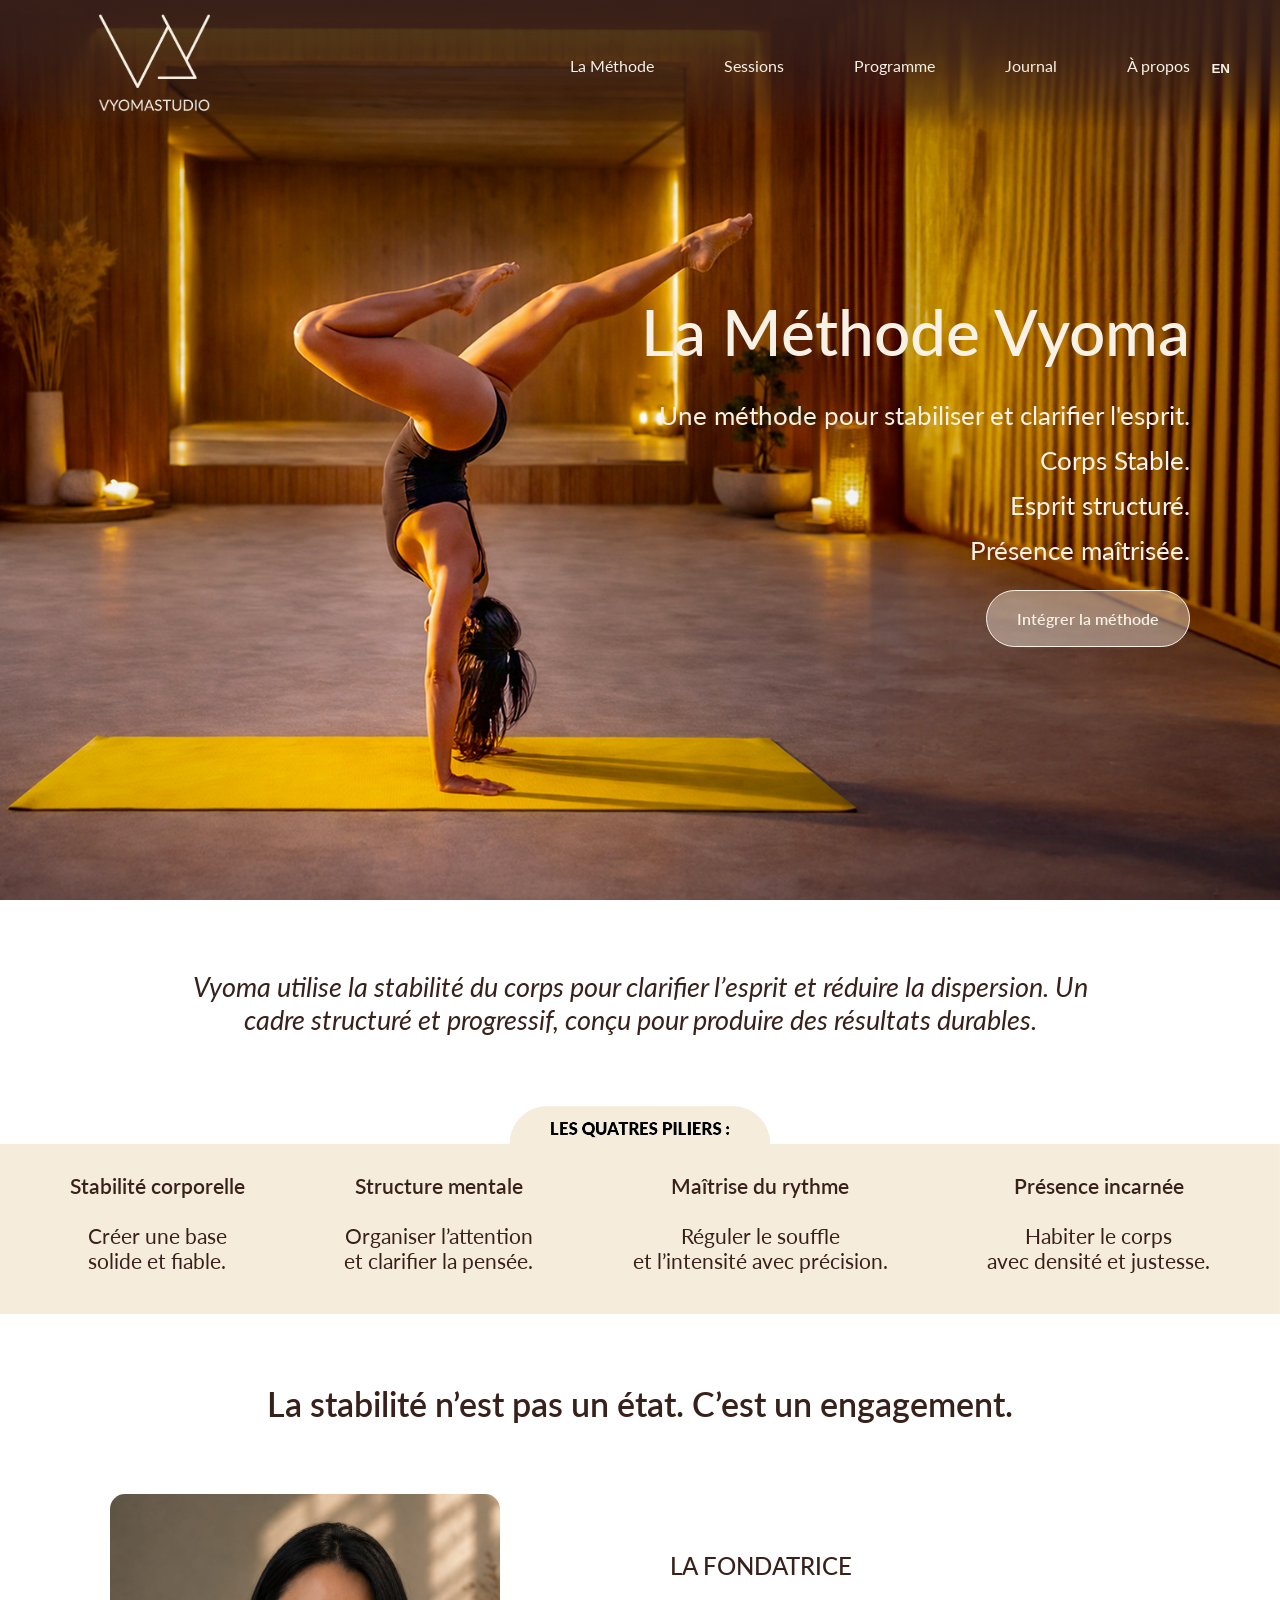
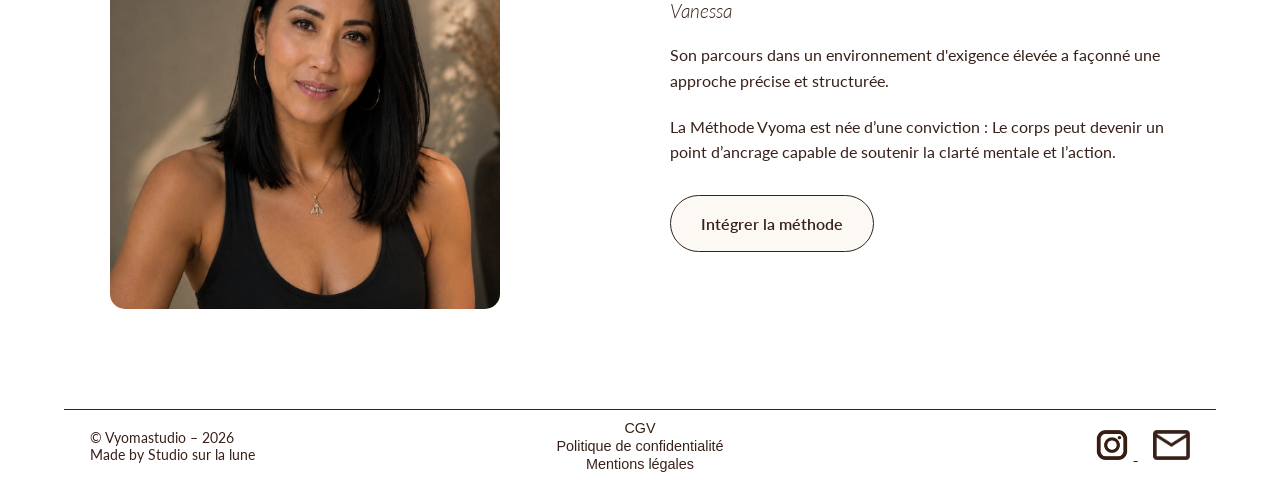
<file: index.html>
<!DOCTYPE html>
<html lang="fr">
<head>
    <meta charset="UTF-8">
    <meta name="viewport" content="width=device-width, initial-scale=1.0">
    <title>Vyomastudio</title>
    <meta name="description" content="La Méthode Vyoma : une méthode pour stabiliser et clarifier l'esprit.">
    <link rel="icon" type="image/png" href="assets/favicon.png">
    <link rel="stylesheet" href="style.css">
    <link rel="stylesheet" href="accueil.css">
</head>
<body>

    <header>
        <div class="logo">
            <a href="index.html">
                <img src="assets/logo.png" alt="Logo Vyoma">
            </a>
        </div>
        <nav>
            <ul>
                <li><a href="la-methode-vyoma.html" data-fr="La Méthode" data-en="The Method">La Méthode</a></li>
                <li><a href="session.html" data-fr="Sessions" data-en="Sessions">Sessions</a></li>
                <li><a href="programme.html" data-fr="Programme" data-en="Program">Programme</a></li>
                <li><a href="journal.html" data-fr="Journal" data-en="Journal">Journal</a></li>
                <li><a href="a-propos.html" data-fr="À propos" data-en="About">À propos</a></li>
            </ul>
        </nav>

        <div class="burger">
            <span></span>
            <span></span>
            <span></span>
        </div>

        <button id="langToggle">EN</button>
    </header>

    <div class="header-gradient"></div>

    <section class="hero">
        <img src="assets/acceuil-fond.png" alt="Image principale">
        <div class="hero-text hero-right hero-home">
            <h1 data-fr="La Méthode Vyoma" data-en="The Vyoma Method">La Méthode Vyoma</h1>

            <h2 
            data-fr="Une méthode pour stabiliser et clarifier l'esprit."
            data-en="A method to stabilize and clarify the mind.">
            Une méthode pour stabiliser et clarifier l'esprit.
            </h2>

            <h2 data-fr="Corps Stable." data-en="Stable Body.">Corps Stable.</h2>
            <h2 data-fr="Esprit structuré." data-en="Structured Mind.">Esprit structuré.</h2>
            <h2 data-fr="Présence maîtrisée." data-en="Grounded Presence.">Présence maîtrisée.</h2>

            <a href="programme.html" class="btn-rounded"
            data-fr="Intégrer la méthode"
            data-en="Join the method">
            Intégrer la méthode
            </a>
        </div>
    </section>

    <main>

        <section class="quote">
            <p 
            data-fr="Vyoma utilise la stabilité du corps pour clarifier l’esprit et réduire la dispersion. Un cadre structuré et progressif, conçu pour produire des résultats durables."
            data-en="Vyoma uses body stability to clarify the mind and reduce distraction. A structured and progressive framework designed to deliver lasting results.">
            Vyoma utilise la stabilité du corps pour clarifier l’esprit et réduire la dispersion.
            Un cadre structuré et progressif, conçu pour produire des résultats durables.
            </p>
        </section>

        <section class="banner">
            <img 
                src="assets/bandeaufr.png"
                data-fr="assets/bandeaufr.png"
                data-en="assets/bandeauen.png"
                alt="Bandeau Vyoma"
            >

            <h1 data-fr="LES QUATRE PILIERS :" data-en="THE FOUR PILLARS :">
                LES QUATRE PILIERS :
            </h1>

            <div class="banner-texts">

                <span>
                    <p data-fr="Stabilité corporelle" data-en="Body stability">Stabilité corporelle</p>
                    <span data-fr="Créer une base <br>solide et fiable."
                          data-en="Create a solid <br>and reliable foundation.">
                        Créer une base <br>solide et fiable.
                    </span>
                </span>

                <span>
                    <p data-fr="Structure mentale" data-en="Mental structure">Structure mentale</p>
                    <span data-fr="Organiser l’attention <br>et clarifier la pensée."
                          data-en="Organize attention <br>and clarify thinking.">
                        Organiser l’attention <br>et clarifier la pensée.
                    </span>
                </span>

                <span>
                    <p data-fr="Maîtrise du rythme" data-en="Rhythm control">Maîtrise du rythme</p>
                    <span data-fr="Réguler le souffle <br>et l’intensité avec précision."
                          data-en="Regulate breath <br>and intensity with precision.">
                        Réguler le souffle <br>et l’intensité avec précision.
                    </span>
                </span>

                <span>
                    <p data-fr="Présence incarnée" data-en="Embodied presence">Présence incarnée</p>
                    <span data-fr="Habiter le corps <br>avec densité et justesse."
                          data-en="Inhabit the body <br>with density and precision.">
                        Habiter le corps <br>avec densité et justesse.
                    </span>
                </span>

            </div>
        </section>

        <section class="quote quote-large">
            <p 
            data-fr="La stabilité n’est pas un état. C’est un engagement."
            data-en="Stability is not a state. It is a commitment.">
            La stabilité n’est pas un état. C’est un engagement.
            </p>
        </section>

        <section class="split-section">
            <div class="split-image">
                <img src="assets/portrait.jpg" alt="Illustration">
            </div>

            <div class="split-text">
                <h2 data-fr="LA FONDATRICE" data-en="THE FOUNDER">LA FONDATRICE</h2>
                <h3>Vanessa</h3>

                <p 
                data-fr="Son parcours dans un environnement d'exigence élevée a façonné une approche précise et structurée."
                data-en="Her journey in a highly demanding environment shaped a precise and structured approach.">
                Son parcours dans un environnement d'exigence élevée a façonné une approche précise et structurée.
                </p>

                <p 
                data-fr="La Méthode Vyoma est née d’une conviction : Le corps peut devenir un point d’ancrage capable de soutenir la clarté mentale et l’action."
                data-en="The Vyoma Method was born from a simple conviction: the body can become an anchor that supports mental clarity and purposeful action.">
                <strong>La Méthode Vyoma est née d’une conviction : 
                Le corps peut devenir un point d’ancrage capable de soutenir la clarté mentale et l’action.</strong>
                </p>
                <a href="programme.html" class="btn-rounded"
                data-fr="Intégrer la méthode"
                data-en="Discover the Method">
                Intégrer la méthode
                </a>
            </div>
        </section>

    </main>

    <footer>

        <div class="footer-container">

            <div class="footer-left">
                &copy; Vyomastudio – 2026 <br>
                Made by Studio sur la lune
            </div>

            <div class="footer-center">
                <button data-type="cgv" data-fr="CGV" data-en="Terms">CGV</button>
                <button data-type="privacy" data-fr="Politique de confidentialité" data-en="Privacy Policy">Politique de confidentialité</button>
                <button data-type="legal" data-fr="Mentions légales" data-en="Legal Notice">Mentions légales</button>
            </div>

            <div class="footer-right">
                <a href="https://www.instagram.com/vyomamethod/" target="_blank" rel="noopener">
                    <img src="assets/logo-insta-foot.png" alt="Instagram">
                    
                </a>
                <a href="collaboration-evenements.html">
                    <img src="assets/enveloppe.png" alt="Contact">
                </a>
            </div>

        </div>

    </footer>

    <script src="langue.js" defer></script>

</body>
</html>
</file>
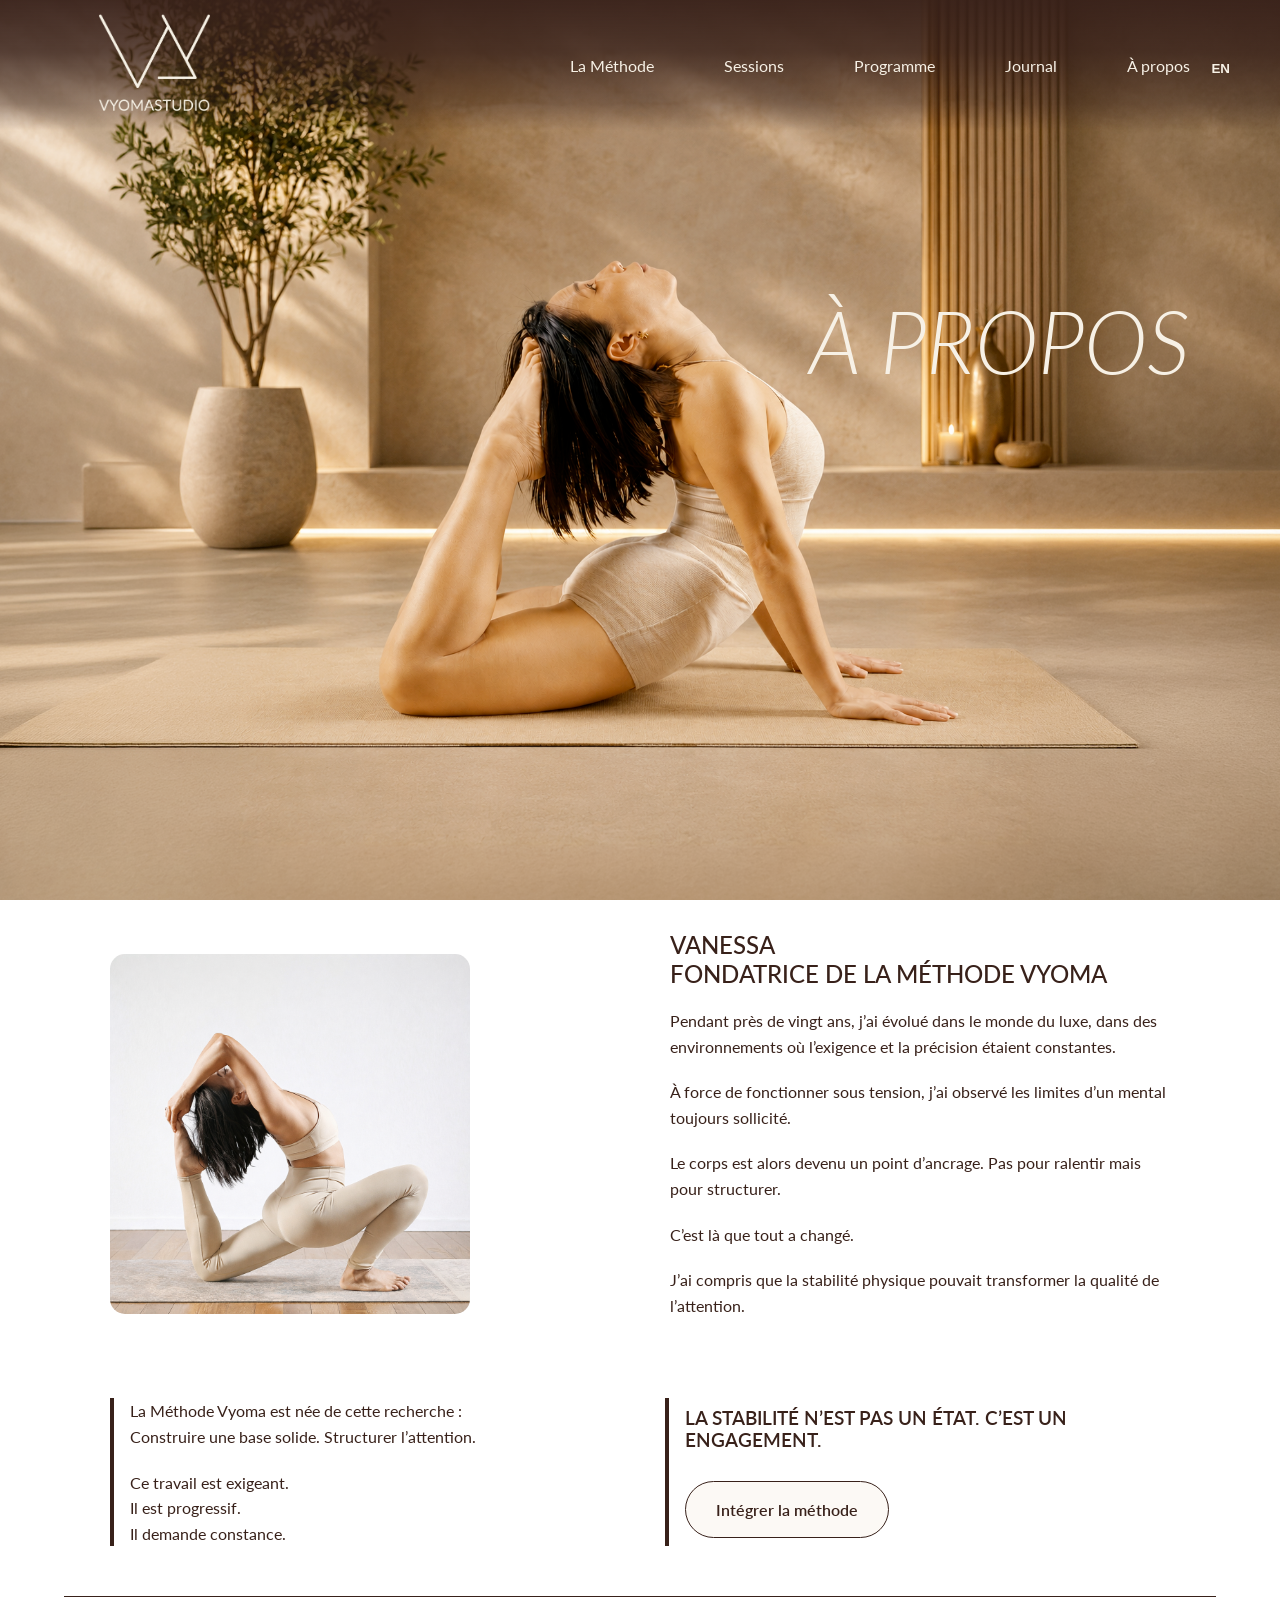
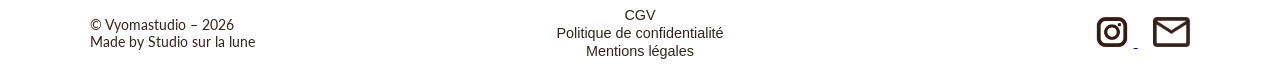
<file: a-propos.html>
<!DOCTYPE html>
<html lang="fr">
<head>
    <meta charset="UTF-8">
    <meta name="viewport" content="width=device-width, initial-scale=1.0">
    <title data-fr="À propos - Vyoma" data-en="About - Vyoma">À propos</title>
    <meta name="description" content="La Méthode Vyoma : une méthode pour stabiliser et clarifier l'esprit.">
    <link rel="icon" type="image/png" href="assets/favicon.png">
    <link rel="stylesheet" href="style.css">
    <link rel="stylesheet" href="a-propos.css">
</head>

<body>

<header>
    <div class="logo">
        <a href="index.html">
            <img src="assets/logo.png" alt="Logo Vyoma">
        </a>
    </div>

    <nav>
        <ul>
            <li><a href="la-methode-vyoma.html" data-fr="La Méthode" data-en="The Method">La Méthode</a></li>
            <li><a href="session.html" data-fr="Sessions" data-en="Sessions">Sessions</a></li>
            <li><a href="programme.html" data-fr="Programme" data-en="Program">Programme</a></li>
            <li><a href="journal.html" data-fr="Journal" data-en="Journal">Journal</a></li>
            <li><a href="a-propos.html" data-fr="À propos" data-en="About">À propos</a></li>
        </ul>
    </nav>

    <div class="burger">
        <span></span>
        <span></span>
        <span></span>
    </div>

    <button id="langToggle">EN</button>
</header>

<div class="header-gradient"></div>

<section class="hero">
    <img src="assets/acceuil-apropos.png" alt="À propos">

    <div class="hero-text hero-right">
        <h1 data-fr="À PROPOS" data-en="ABOUT">
            À PROPOS
        </h1>
    </div>
</section>

<main>

<section class="split-section">

    <div class="split-image">
        <img src="assets/image-a-propos.png" alt="Illustration">
    </div>

    <div class="split-text">

        <h2 data-fr="VANESSA<br>FONDATRICE DE LA MÉTHODE VYOMA"
            data-en="VANESSA<br>FOUNDER OF THE VYOMA METHOD">
            VANESSA<br>
            FONDATRICE DE LA MÉTHODE VYOMA
        </h2>

        <p data-fr="Pendant près de vingt ans, j’ai évolué dans le monde du luxe, dans des environnements où l’exigence et la précision étaient constantes."
           data-en="For nearly twenty years, I worked in the luxury industry, in environments where high standards and precision were constant.">
            Pendant près de vingt ans, j’ai évolué dans le monde du luxe,
            dans des environnements où l’exigence et la précision étaient constantes.
        </p>

        <p data-fr="À force de fonctionner sous tension, j’ai observé les limites d’un mental toujours sollicité."
           data-en="By constantly operating under pressure, I observed the limits of an over-stimulated mind.">
            À force de fonctionner sous tension,
            j’ai observé les limites d’un mental toujours sollicité.
        </p>

        <p data-fr="Le corps est alors devenu un point d’ancrage. Pas pour ralentir mais pour structurer."
           data-en="The body became an anchor. Not to slow down, but to structure.">
            Le corps est alors devenu un point d’ancrage.
            Pas pour ralentir mais pour structurer.
        </p>

        <p data-fr="C’est là que tout a changé."
           data-en="That is where everything changed.">
            C’est là que tout a changé.
        </p>

        <p data-fr="J’ai compris que la stabilité physique pouvait transformer la qualité de l’attention."
           data-en="I understood that physical stability could transform the quality of attention.">
            J’ai compris que la stabilité physique
            pouvait transformer la qualité de l’attention.
        </p>

    </div>

</section>

<section class="split-paragraphs">

    <div class="split-paragraph">

        <p class="text-top"
           data-fr="La Méthode Vyoma est née de cette recherche :<br>Construire une base solide. Structurer l’attention."
           data-en="The Vyoma Method was born from this exploration:<br>Build a solid foundation. Structure attention.">
            La Méthode Vyoma est née de cette recherche :<br>
            Construire une base solide. Structurer l’attention.
        </p>

        <p data-fr="Ce travail est exigeant.<br>Il est progressif.<br>Il demande constance."
           data-en="This work is demanding.<br>It is progressive.<br>It requires consistency.">
            Ce travail est exigeant.<br>
            Il est progressif.<br>
            Il demande constance.
        </p>

    </div>

    <div class="split-paragraph">

        <h3 data-fr="LA STABILITÉ N’EST PAS UN ÉTAT. C’EST UN ENGAGEMENT."
            data-en="STABILITY IS NOT A STATE. IT IS A COMMITMENT.">
            LA STABILITÉ N’EST PAS UN ÉTAT. C’EST UN ENGAGEMENT.
        </h3>

        <div class="btn-container">
            <a href="programme.html"
               class="btn-rounded"
               data-fr="Intégrer la méthode"
               data-en="Join the method">
                Intégrer la méthode
            </a>
        </div>

    </div>

</section>

</main>

    <footer>

        <div class="footer-container">

            <div class="footer-left">
                &copy; Vyomastudio – 2026 <br>
                Made by Studio sur la lune
            </div>

            <div class="footer-center">
                <button data-type="cgv" data-fr="CGV" data-en="Terms">CGV</button>
                <button data-type="privacy" data-fr="Politique de confidentialité" data-en="Privacy Policy">Politique de confidentialité</button>
                <button data-type="legal" data-fr="Mentions légales" data-en="Legal Notice">Mentions légales</button>
            </div>

            <div class="footer-right">
                <a href="https://www.instagram.com/vyomamethod/" target="_blank" rel="noopener">
                    <img src="assets/logo-insta-foot.png" alt="Instagram">
                    
                </a>
                <a href="collaboration-evenements.html">
                    <img src="assets/enveloppe.png" alt="Contact">
                </a>
            </div>

        </div>

    </footer>

<script src="langue.js" defer></script>

</body>
</html>
</file>
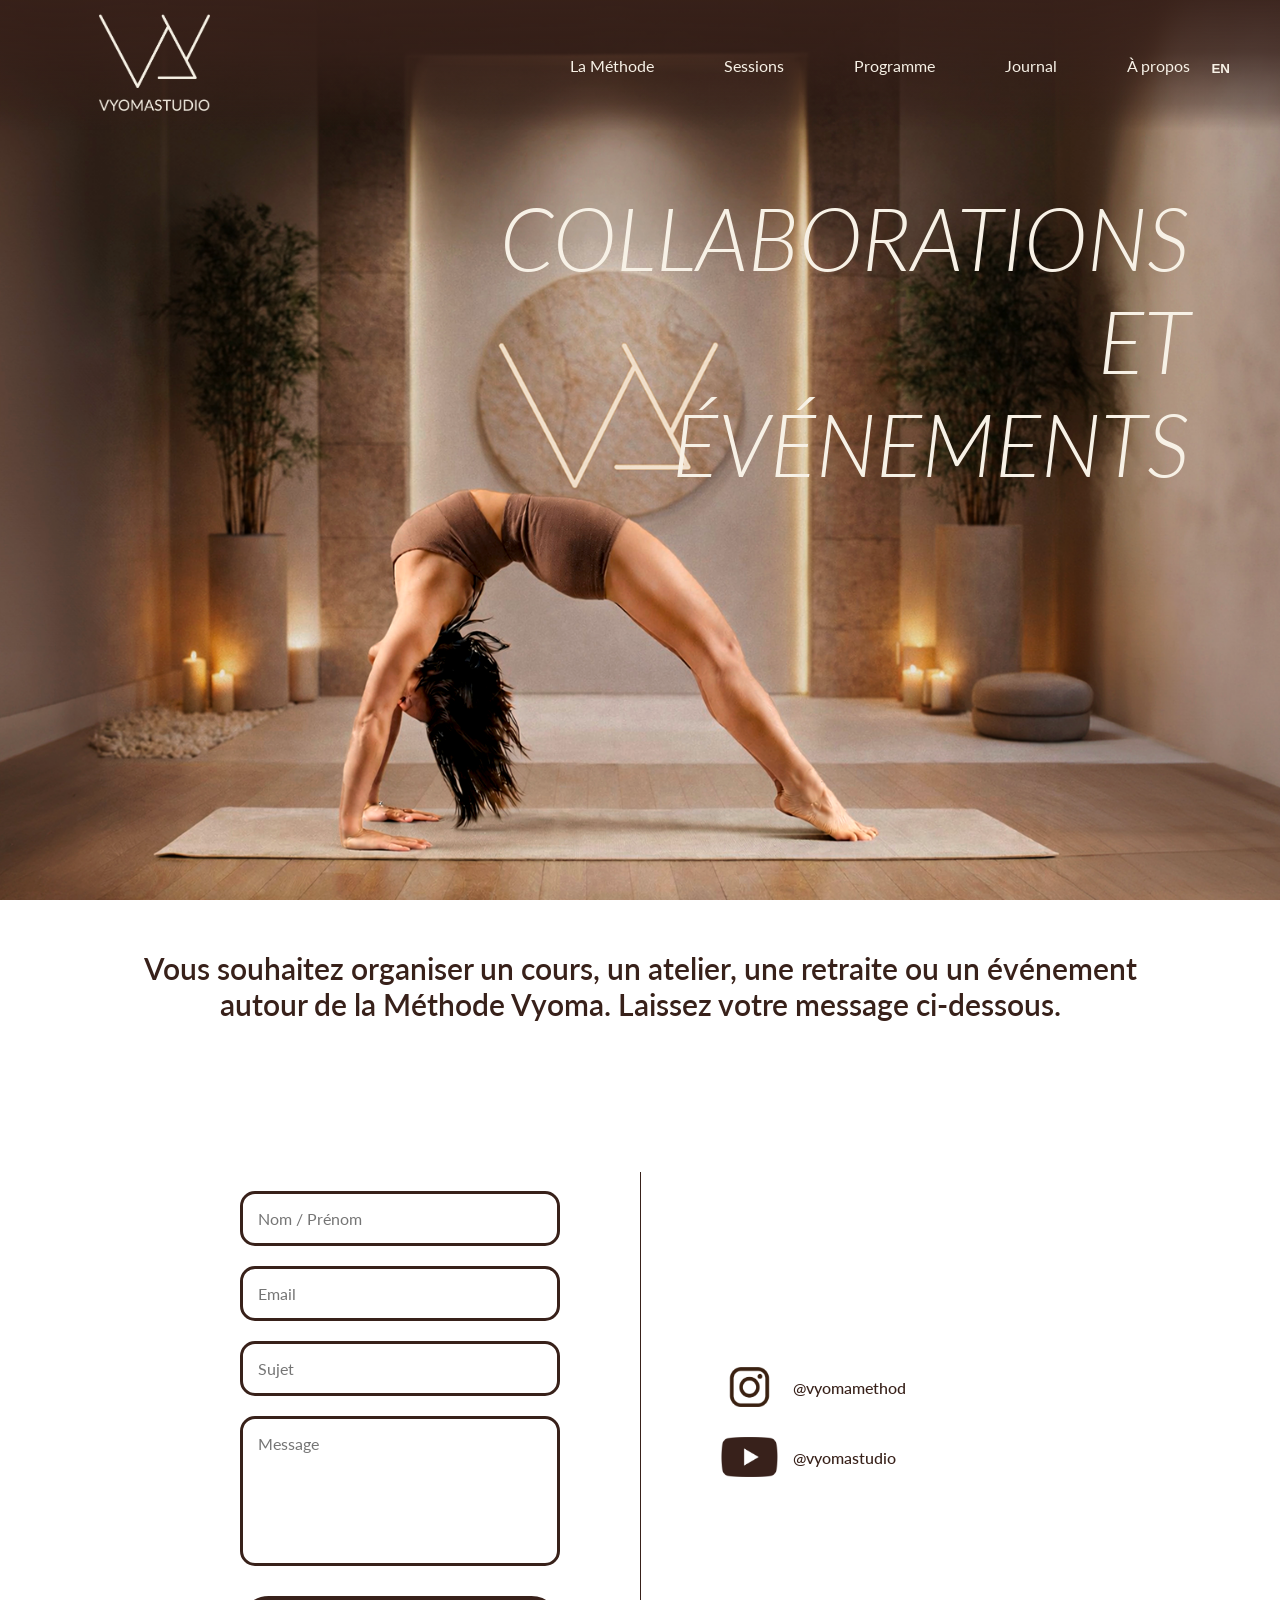
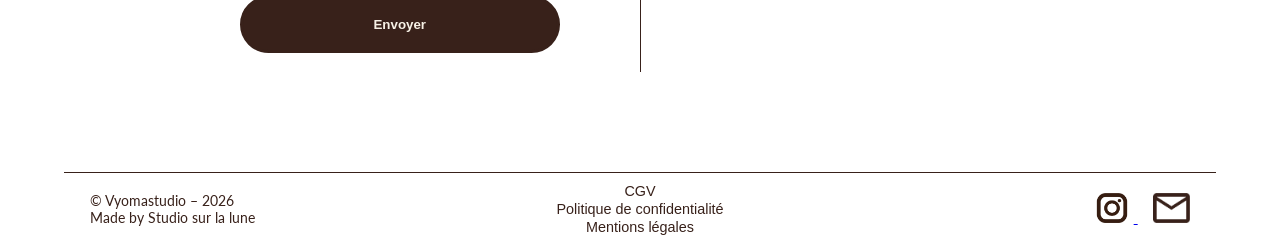
<file: collaboration-evenements.html>
<!DOCTYPE html>
<html lang="fr">
<head>
    <meta charset="UTF-8">
    <meta name="viewport" content="width=device-width, initial-scale=1.0">
    <title>Collaboration & Événements</title>
    <meta name="description" content="La Méthode Vyoma : une méthode pour stabiliser et clarifier l'esprit.">
    <link rel="icon" type="image/png" href="assets/favicon.png">
    <link rel="stylesheet" href="style.css">
    <link rel="stylesheet" href="collaboration-evenements.css">
</head>

<body>

<header>

    <div class="logo">
        <a href="index.html">
            <img src="assets/logo.png" alt="Logo Vyoma">
        </a>
    </div>

    <nav>
        <ul>
            <li><a href="la-methode-vyoma.html" data-fr="La Méthode" data-en="The Method">La Méthode</a></li>
            <li><a href="session.html" data-fr="Sessions" data-en="Sessions">Sessions</a></li>
            <li><a href="programme.html" data-fr="Programme" data-en="Program">Programme</a></li>
            <li><a href="journal.html" data-fr="Journal" data-en="Journal">Journal</a></li>
            <li><a href="a-propos.html" data-fr="À propos" data-en="About">À propos</a></li>
        </ul>
    </nav>

    <div class="burger">
        <span></span>
        <span></span>
        <span></span>
    </div>

    <button id="langToggle">EN</button>

</header>

<div class="header-gradient"></div>

<section class="hero">

    <img src="assets/acceuil-collaboration.png" alt="Collaboration & Events">

    <div class="hero-text hero-right">

        <h1 data-fr="COLLABORATIONS<br>ET<br>ÉVÉNEMENTS"
            data-en="COLLABORATIONS<br>AND<br>EVENTS">
            COLLABORATIONS<br>ET<br>ÉVÉNEMENTS
        </h1>

    </div>

</section>

<main>

<section class="quote">

    <p data-fr="Vous souhaitez organiser un cours, un atelier, une retraite ou un événement autour de la Méthode Vyoma. Laissez votre message ci-dessous."
        data-en="You would like to organize a class, workshop, retreat or event around the Vyoma Method. Leave your message below.">
        Vous souhaitez organiser un cours, un atelier, une retraite ou<br>
        un événement autour de la Méthode Vyoma.<br>
        Laissez votre message ci-dessous.
    </p>

</section>

<section class="contact-section">

    <div class="contact-left">

        <form class="contact-form"
            id="collabForm"
            action="https://formspree.io/f/xlgvvggz"
            method="POST">

            <input type="text"
                name="name"
                placeholder="Nom / Prénom"
                data-fr-placeholder="Nom / Prénom"
                data-en-placeholder="Full name">

            <input type="email"
                name="email"
                placeholder="Email"
                data-fr-placeholder="Email"
                data-en-placeholder="Email">

            <input type="text"
                name="subject"
                placeholder="Sujet"
                data-fr-placeholder="Sujet"
                data-en-placeholder="Subject">

            <textarea name="message"
                    placeholder="Message"
                    data-fr-placeholder="Message"
                    data-en-placeholder="Message"></textarea>

            <button type="submit"
                    class="btn-rounded"
                    data-fr="Envoyer"
                    data-en="Send">
                Envoyer
            </button>

        </form>
    <div class="success-message" id="collabSuccess">
        Merci pour votre message.<br>
        Vous recevrez une réponse rapidement.
    </div>

    </div>

    <div class="contact-divider"></div>

    <div class="contact-right">

        <span>
            <a class="social-link" href="https://www.instagram.com/vyomamethod/" target="_blank" rel="noopener">
                <img src="assets/logo-insta.png" alt="Instagram">
                <p>@vyomamethod</p>
            </a>
        </span>

        <span>
            <a class="social-link" href="https://www.youtube.com/@vyomastudio" target="_blank" rel="noopener">
                <img src="assets/logo-youtube.png" alt="YouTube">
                <p>@vyomastudio</p>
            </a>
        </span>
    </div>

</section>

</main>

    <footer>

        <div class="footer-container">

            <div class="footer-left">
                &copy; Vyomastudio – 2026 <br>
                Made by Studio sur la lune
            </div>

            <div class="footer-center">
                <button data-type="cgv" data-fr="CGV" data-en="Terms">CGV</button>
                <button data-type="privacy" data-fr="Politique de confidentialité" data-en="Privacy Policy">Politique de confidentialité</button>
                <button data-type="legal" data-fr="Mentions légales" data-en="Legal Notice">Mentions légales</button>
            </div>

            <div class="footer-right">
                <a href="https://www.instagram.com/vyomamethod/" target="_blank" rel="noopener">
                    <img src="assets/logo-insta-foot.png" alt="Instagram">
                    
                </a>
                <a href="collaboration-evenements.html">
                    <img src="assets/enveloppe.png" alt="Contact">
                </a>
            </div>

        </div>

    </footer>

<script src="langue.js" defer></script>
<script src="formulaire-collaboration.js" defer></script>
</body>
</html>
</file>
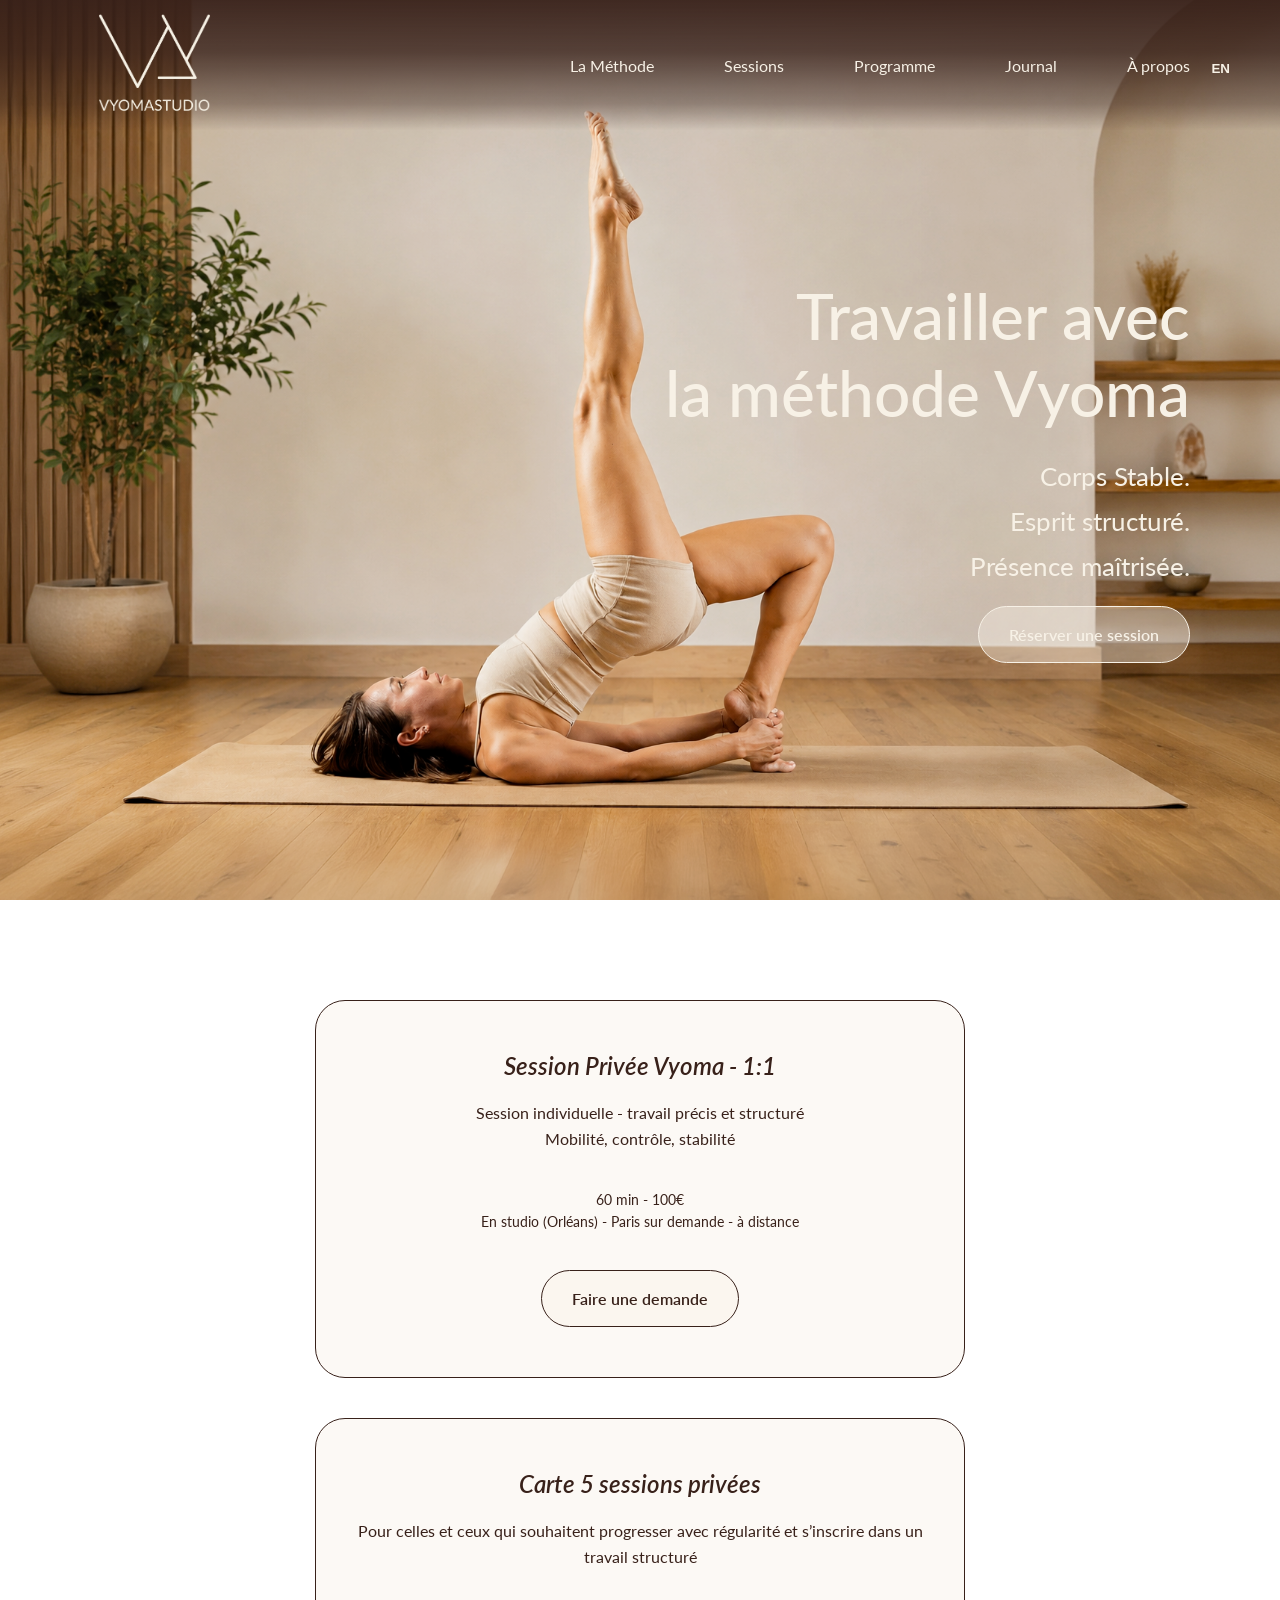
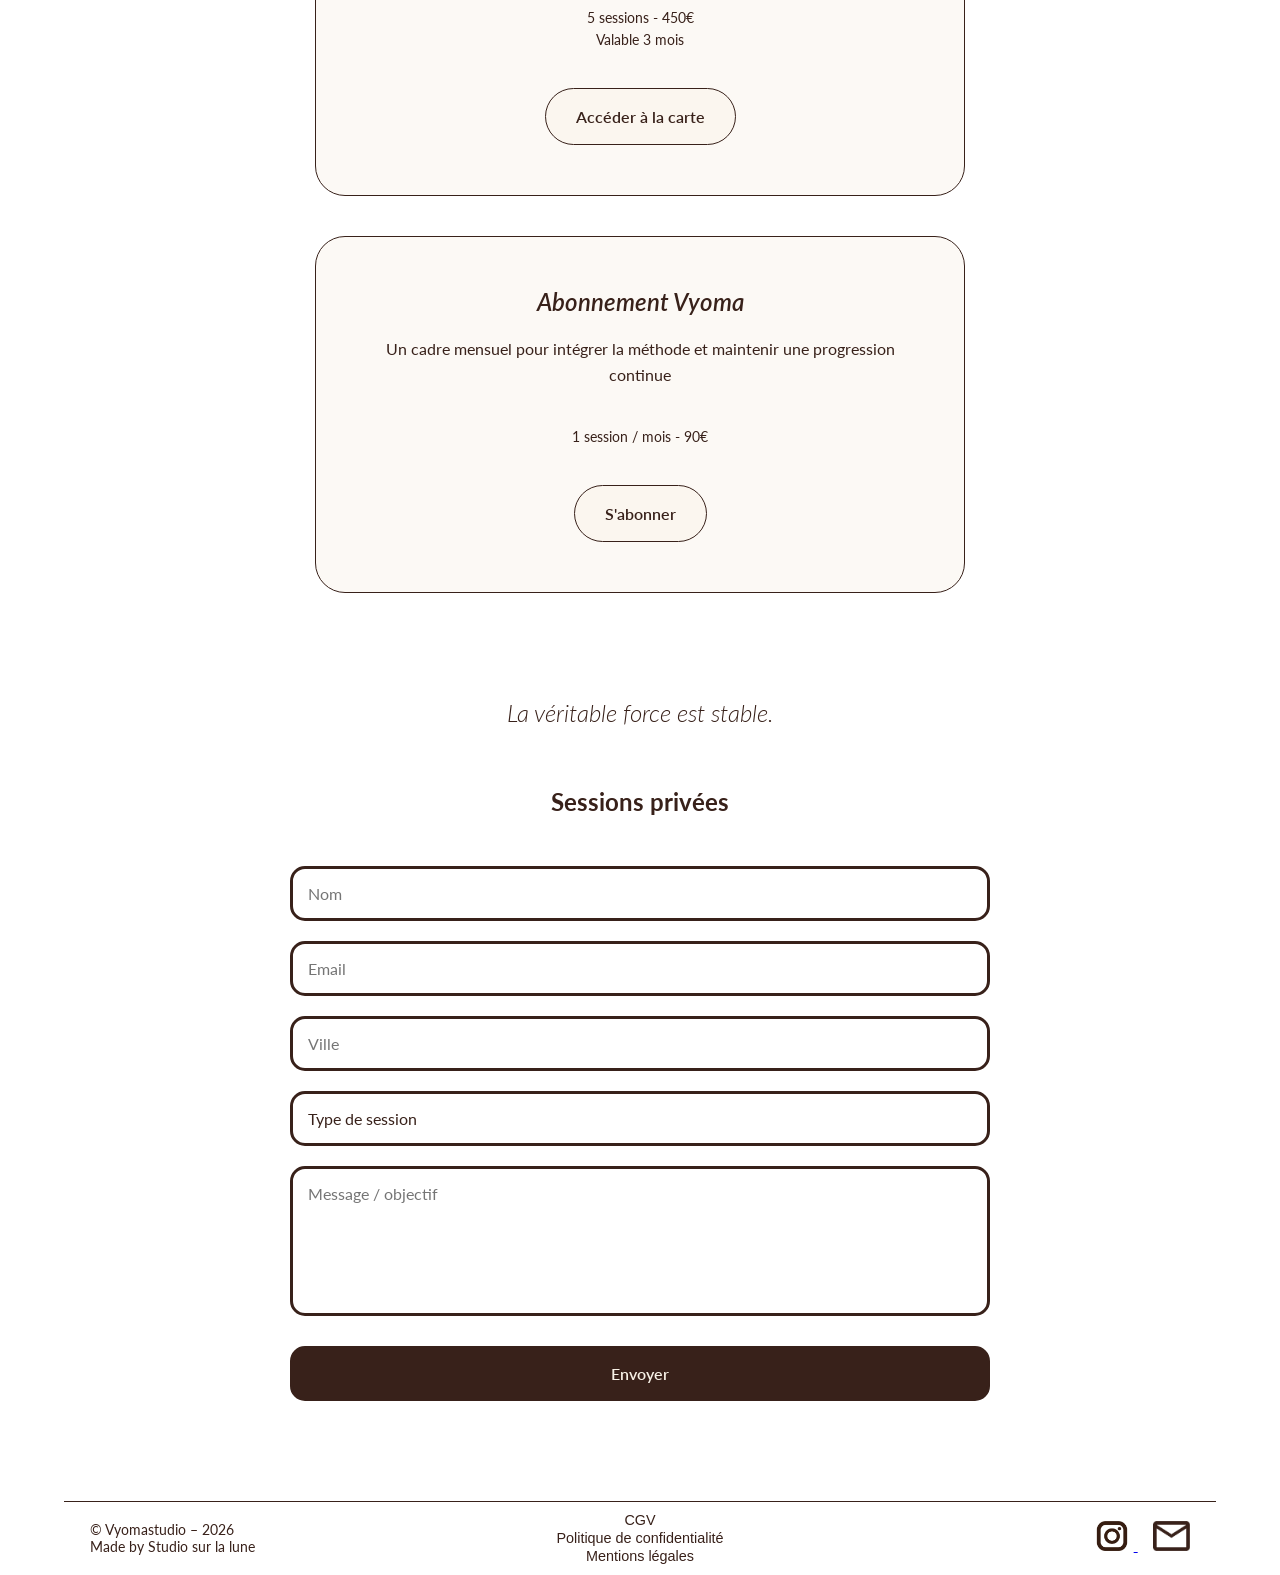
<file: session.html>
<!DOCTYPE html>
<html lang="fr">
<head>
    <meta charset="UTF-8">
    <meta name="viewport" content="width=device-width, initial-scale=1.0">
    <title data-fr="Sessions" data-en="Sessions">Sessions</title>
    <meta name="description" content="La Méthode Vyoma : une méthode pour stabiliser et clarifier l'esprit.">
    <link rel="icon" type="image/png" href="assets/favicon.png">
    <link rel="stylesheet" href="style.css">
    <link rel="stylesheet" href="session.css">
</head>

<body>

<header>
    <div class="logo">
        <a href="index.html">
            <img src="assets/logo.png" alt="Logo Vyoma">
        </a>
    </div>

    <nav>
        <ul>
            <li><a href="la-methode-vyoma.html" data-fr="La Méthode" data-en="The Method">La Méthode</a></li>
            <li><a href="session.html" data-fr="Sessions" data-en="Sessions">Sessions</a></li>
            <li><a href="programme.html" data-fr="Programme" data-en="Program">Programme</a></li>
            <li><a href="journal.html" data-fr="Journal" data-en="Journal">Journal</a></li>
            <li><a href="a-propos.html" data-fr="À propos" data-en="About">À propos</a></li>
        </ul>
    </nav>

    <div class="burger">
        <span></span>
        <span></span>
        <span></span>
    </div>

    <button id="langToggle">EN</button>
</header>

<div class="header-gradient"></div>

<section class="hero">
    <img src="assets/acceuil-session.png" alt="Image principale">

    <div class="hero-text hero-right hero-home">

        <h1 data-fr="Travailler avec<br>la méthode Vyoma"
            data-en="Work with<br>the Vyoma Method">
            Travailler avec<br> la méthode Vyoma
        </h1>

        <h2 data-fr="Corps Stable." data-en="Stable Body.">Corps Stable.</h2>
        <h2 data-fr="Esprit structuré." data-en="Structured Mind.">Esprit structuré.</h2>
        <h2 data-fr="Présence maîtrisée." data-en="Controlled Presence.">Présence maîtrisée.</h2>

        <a href="#private-form"
           class="btn-rounded"
           data-fr="Réserver une session"
           data-en="Book a session">
            Réserver une session
        </a>

    </div>
</section>

<main>

<section class="sessions-section">

    <div class="session-card">
        <h2 data-fr="Session Privée Vyoma - 1:1"
            data-en="Vyoma Private Session - 1:1">
            Session Privée Vyoma - 1:1
        </h2>

        <p class="session-description"
           data-fr="Session individuelle - travail précis et structuré <br> Mobilité, contrôle, stabilité"
           data-en="Individual session - precise and structured work <br> Mobility, control, stability">
            Session individuelle - travail précis et structuré <br>
            Mobilité, contrôle, stabilité
        </p>

        <div class="session-info">
            <p data-fr="60 min - 100€" data-en="60 min - €100">60 min - 100€</p>
            <p data-fr="En studio (Orléans) - Paris sur demande - à distance"
               data-en="In studio (Orléans) - Paris on request - online">
                En studio (Orléans) - Paris sur demande - à distance
            </p>
        </div>

        <div class="btn-container">
            <a href="#private-form"
               class="btn-rounded"
               data-fr="Faire une demande"
               data-en="Make a request">
                Faire une demande
            </a>
        </div>
    </div>

    <div class="session-card">
        <h2 data-fr="Carte 5 sessions privées"
            data-en="5 Private Sessions Pack">
            Carte 5 sessions privées
        </h2>

        <p class="session-description"
           data-fr="Pour celles et ceux qui souhaitent progresser avec régularité et s’inscrire dans un travail structuré"
           data-en="For those who want consistent progress through structured practice">
            Pour celles et ceux qui souhaitent progresser avec régularité et s’inscrire dans un travail structuré
        </p>

        <div class="session-info">
            <p data-fr="5 sessions - 450€" data-en="5 sessions - €450">5 sessions - 450€</p>
            <p data-fr="Valable 3 mois" data-en="Valid for 3 months">Valable 3 mois</p>
        </div>

        <div class="btn-container">
            <a href="https://buy.stripe.com/00wdR2cxQbPY2Ng0gf3F603"
               class="btn-rounded"
               data-fr="Accéder à la carte"
               data-en="Get the pack"
               target="_blank">
                Accéder à la carte
            </a>
        </div>
    </div>

    <div class="session-card">
        <h2 data-fr="Abonnement Vyoma"
            data-en="Vyoma Subscription">
            Abonnement Vyoma
        </h2>

        <p class="session-description"
           data-fr="Un cadre mensuel pour intégrer la méthode et maintenir une progression continue"
           data-en="A monthly framework to integrate the method and maintain continuous progress">
            Un cadre mensuel pour intégrer la méthode et maintenir une progression continue
        </p>

        <div class="session-info">
            <p data-fr="1 session / mois - 90€" data-en="1 session / month - €90">
                1 session / mois - 90€
            </p>
        </div>

        <div class="btn-container">
            <a href="https://buy.stripe.com/3cIfZa8hAcU24VobYX3F602"
               class="btn-rounded"
               data-fr="S'abonner"
               data-en="Subscribe"
               target="_blank">
                S'abonner
            </a>
        </div>
    </div>

</section>

<section class="private-session-form" id="private-form">

    <h2 data-fr="La véritable force est stable."
        data-en="True strength is stable.">
        La véritable force est stable.
    </h2>

    <h1 data-fr="Sessions privées"
        data-en="Private sessions">
        Sessions privées
    </h1>

    <form id="sessionForm"
          action="https://formspree.io/f/mnjrrnwg"
          method="POST">

        <input type="text"
               name="name"
               placeholder="Nom"
               data-fr-placeholder="Nom"
               data-en-placeholder="Name"
               required>

        <input type="email"
               name="email"
               placeholder="Email"
               data-fr-placeholder="Email"
               data-en-placeholder="Email"
               required>

        <input type="text"
               name="city"
               placeholder="Ville"
               data-fr-placeholder="Ville"
               data-en-placeholder="City">

        <select name="session_type" required>
            <option value=""
                    data-fr="Type de session"
                    data-en="Session type">
                Type de session
            </option>

            <option data-fr="Présentiel" data-en="In-person">Présentiel</option>
            <option data-fr="À distance" data-en="Online">À distance</option>
        </select>

        <textarea name="message"
                  placeholder="Message / objectif"
                  data-fr-placeholder="Message / objectif"
                  data-en-placeholder="Message / goal"></textarea>

        <div class="btn-container">
            <button type="submit"
                    class="btn-rounded"
                    data-fr="Envoyer"
                    data-en="Send">
                Envoyer
            </button>
        </div>

    </form>

    <div class="success-message" id="successMessage"
         data-fr="Merci pour votre demande.<br>Vous recevrez une réponse sous 48h afin d’organiser votre session privée."
         data-en="Thank you for your request.<br>You will receive a reply within 48h to schedule your private session.">
        Merci pour votre demande.<br>
        Vous recevrez une réponse sous 48h afin d’organiser votre session privée.
    </div>

</section>

</main>

    <footer>

        <div class="footer-container">

            <div class="footer-left">
                &copy; Vyomastudio – 2026 <br>
                Made by Studio sur la lune
            </div>

            <div class="footer-center">
                <button data-type="cgv" data-fr="CGV" data-en="Terms">CGV</button>
                <button data-type="privacy" data-fr="Politique de confidentialité" data-en="Privacy Policy">Politique de confidentialité</button>
                <button data-type="legal" data-fr="Mentions légales" data-en="Legal Notice">Mentions légales</button>
            </div>

            <div class="footer-right">
                <a href="https://www.instagram.com/vyomamethod/" target="_blank" rel="noopener">
                    <img src="assets/logo-insta-foot.png" alt="Instagram">
                    
                </a>
                <a href="collaboration-evenements.html">
                    <img src="assets/enveloppe.png" alt="Contact">
                </a>
            </div>

        </div>

    </footer>

<script src="langue.js" defer></script>
<script src="formulaire-sessions.js" defer></script>

</body>
</html>
</file>
<file: style.css>
@import url('https://fonts.googleapis.com/css2?family=Lato:wght@100;300;400;500;600;700&display=swap');

* {
    margin: 0;
    padding: 0;
    box-sizing: border-box;
}

body {
    font-family: 'Lato', sans-serif;
    color: #38211A;
    background-color: #fff;
}

/* ---------------- Main & Grille ---------------- */
main {
    padding: 0px 90px;
    background-color: #fff;
}

.content-grid {
    display: grid;
    grid-template-columns: repeat(auto-fit, minmax(200px, 1fr));
    gap: 20px;
}

.grid-item {
    background-color: #f5f5f5;
    padding: 20px;
    border-radius: 10px;
    text-align: center;
}

#langToggle {
    position: absolute;
    top: 52%;
    right: 50px;
    transform: translateY(-50%);
    
    background: none;
    text-decoration: none;
    border: none;
    color: #F7F1E6;
    font-weight: 600;
    transition: color 0.3s;
}

/* ---------------- Header ---------------- */
header {
    position: fixed;
    top: 0;
    left: 0;
    width: 100%;
    height: 130px;
    background: transparent;
    display: flex;
    justify-content: space-between;
    align-items: center;
    padding: 20px 90px;
    z-index: 1000;
}

header .logo img {
    height: 100px;
}

header nav ul {
    list-style: none;
    display: flex;
    gap: 70px;
}

header nav ul li a {
    text-decoration: none;
    color: #F7F1E6;
    font-weight: 400;
    transition: color 0.3s;
}

header nav ul li a:hover {
    color: #6c5b3c;
}

.burger {
    display: none;
    flex-direction: column;
    cursor: pointer;
    gap: 5px;
}

.burger span {
    width: 25px;
    height: 2px;
    background: #F7F1E6;
}

.header-gradient {
    position: fixed;
    top: 0;
    left: 0;
    width: 100%;
    height: 130px;
    background: linear-gradient(
        to bottom,
        rgba(56, 33, 26, 0.95) 0%,
        rgba(56, 33, 26, 0.8) 40%,
        rgba(56, 33, 26, 0.4) 80%,
        rgba(56, 33, 26, 0) 100%
    );
    z-index: 999;
}

/* ---------------- Hero ---------------- */
.hero {
    position: relative;
    width: 100%;
    height: 100vh;
    overflow: hidden;
}

.hero img {
    position: absolute;
    top: 0;
    left: 0;
    width: 100%;
    height: 100%;
    object-fit: cover;
    display: block;
}

.hero-text {
    position: absolute;
    top: 35%;
    transform: translateY(-50%);
    color: #F7F1E6;
    max-width: 950px;
}

.hero-left {
    left: 90px;
    text-align: left;
}

.hero-right {
    right: 90px;
    text-align: right;
}

.hero-text h1 {
    font-weight: 300;
    font-style: italic;
    font-size: 5.4rem;
    margin-top: 50px;
}

.hero-home h1 {
    font-weight: 500;
    font-style: normal;
    font-size: 4rem;
    margin-bottom: 30px;
    margin-top: 310px;
}
.hero-home h2 {
    font-weight: 400;
    font-size: 1.6rem;
    margin-bottom: 15px;
}

.hero-home p {
    font-weight: 300;
    font-size: 1.2rem;
    margin: 10px 0 20px 0;
}

.hero-home .nbp {
    font-weight: 300;
    font-size: 0.6rem;
    margin-bottom: 20px;
    margin-left: 15px;
}

.hero-points {
    list-style: none;
    margin-bottom: 20px;
}

.hero-points li {
    margin-bottom: 5px;
    font-weight: 300;
    font-style: italic;
}

.btn-rounded {
    display: inline-block;
    padding: 18px 30px;
    background-color: rgba(247, 241, 230, 0.4);
    color: #F7F1E6;
    text-decoration: none;
    border: 0.5px solid #F7F1E6;
    border-radius: 50px;
    font-weight: 600; /* semi-bold */
    transition: background 0.3s;
    margin-top: 10px;
}

.btn-rounded:hover {
    background-color: #F7F1E6;
    color: #38211A;
}

/* ---------------- Footer ---------------- */
footer {
    position: relative;
    padding: 20px 90px;
    background-color: #fff;
    color: #38211A;
    font-size: 0.9rem;
}

footer::before {
    content: "";
    position: absolute;
    top: 0;
    left: 5%;
    width: 90%;
    height: 1px;
    background-color: #38211A;
}

footer .footer-container {
    display: flex;
    align-items: center;
    justify-content: space-between; /* gauche / droite */
    position: relative;
}

.footer-left {
    font-weight: 400;
    display: flex;
    flex-direction: column;
}

.footer-center {
    position: absolute;
    left: 50%;
    transform: translateX(-50%);
    
    display: flex;
    flex-direction: column;
    align-items: center;
    gap: 2px;
}

.footer-center button {
    background: none;
    border: none;
    color: #38211A;
    font-weight: 300;
    cursor: pointer;
    text-decoration: none;
    font-size: 0.9rem;
}

.footer-right img {
    height: 30px;
    cursor: pointer;
    margin-left: 15px;
}





@media (max-width: 900px) {

    header {
        height: 75px; /* plus fin */
        padding: 10px 20px;
    }

    header .logo img {
        height: 55px;
    }

    header nav {
        position: fixed;
        top: 0;
        right: -100%;
        width: 70%;
        height: 100vh;
        background-color: #38211A;
        display: flex;
        justify-content: center;
        align-items: center;
        transition: right 0.3s ease;
    }

    header nav ul {
        flex-direction: column;
        gap: 30px;
    }

    header nav.active {
        right: 0;
    }

    .header-gradient {
        height: 100px;
    }

    /* Burger visible */
    .burger {
        display: flex;
        position: absolute;
        right: 20px;
        top: 50%;
        transform: translateY(-50%);
        z-index: 1001;
    }

    /* Langue à gauche du burger */
    #langToggle {
        left: auto;
        right: 70px;
        top: 50%;
        transform: translateY(-50%);
        font-size: 0.9rem;
    }

    .hero {
        height: 37vh;
        margin: 0;
    }

    .hero img {
        width: 130%;
        height: auto;
        object-fit: initial;
    }

    .hero-left,
    .hero-right {
        left: 20px !important;
        right: 20px !important;
    }

    .hero-text {
        max-width: 90%;
    }


    .hero-text h1 {
        font-size: 2rem;
        line-height: 1.2;
    }

    .hero-home h1 {
        font-size: 1.3rem;
        margin-top: 150px;
        margin-bottom: 20px;
    }

    .hero-home h2 {
        font-size: 0.5rem;
        line-height: 0px;
    }

    .hero-home p {
        font-size: 0.5rem;
        margin: 10px 0 10px 0;
    }

    .hero-home .nbp {
        font-size: 0.3rem;
        margin: 5px 0 10px 12px;
    }

    .btn-rounded {
        font-size: 0.5rem;
        padding: 9px 18px;
        margin-top: 5px;
    }

    main {
        padding: 0 20px;
    }


    footer {
        padding: 15px 20px;
        font-size: 0.6rem;
    }

    .footer-right img {
        height: 20px;
    }

    .footer-center button {
        font-size: 0.6rem;
        line-height: 12px;
    }

}
</file>
<file: accueil.css>
.quote {
    text-align: center;
    padding: 70px 20px;
    max-width: 1000px;
    margin: 0 auto;
}

.quote p {
    font-size: 1.7rem;
    font-weight: 400;
    font-style: italic;
}

.quote-large p {
    font-style: normal;
    font-size: 2.1rem;
    font-weight: 600;
}

.banner {
    position: relative;
    width: 100vw;
    margin-left: calc(-50vw + 50%);
    overflow: hidden;
}

.banner img {
    width: 100%;
    height: auto;
    display: block;
    position: relative;
    z-index: 1;
}

.banner h1 {
    display: none;
    font-size: 1.3rem;
    text-align: center;
}

.banner-texts {
    position: absolute;
    top: 56%;
    left: 50%;
    transform: translate(-50%, -50%);
    display: flex;
    justify-content: space-around;
    width: 100%;
    max-width: 1800px;
    padding: 0 20px;
    color: #38211A;
    font-weight: 400;
    font-size: 1.3rem;
    z-index: 2;
}

.banner-texts span {
    display: flex;
    flex-direction: column;
    text-align: center;
    align-items: center;
}

.banner-texts span p {
    font-weight: 600;
    margin-bottom: 25px;
}

.split-section {
    display: flex;
    align-items: center;
    justify-content: center;
    gap: 170px;
    padding: 0px 20px 100px 20px;
    max-width: 1200px;
    margin: 0 auto;
}

/* Image */
.split-image img {
    width: 100%;
    max-width: 500px;
    display: block;
    border-radius: 15px;
}

/* Texte */
.split-text {
    max-width: 500px;
}

.split-text h2 {
    font-weight: 500;
    margin-bottom: 20px;
}

.split-text h3 {
    font-weight: 300;
    font-style: italic;
    margin-bottom: 20px;
}

.split-text p {
    margin-bottom: 20px;
    line-height: 1.6;
}

.split-text a {
    color: #38211A;
    border: 0.5px solid #38211A;
}

@media (max-width: 900px) {

    .quote {
        padding: 10px 5px;
        max-width: 1000px;
        margin: 0 auto;
    }

    .quote p {
        font-size: 1.1rem;
        margin-bottom: 20px;
    }

    .quote-large p {
        font-size: 1.5rem;
        margin: 15px;
    }

    .banner {
        display: flex;
        flex-direction: column;
        align-items: center;
        margin-top: 5px;
        background-color: #F7F1E6;
        padding: 10px 0 5px 0;
    }

    .banner img {
        display: none;
    }

    .banner h1 {
        display: block;
        position: relative;
    }

    .banner-texts {
        position: static;
        transform: none;
        width: 100%;
        max-width: 1000px;
        margin: 0 auto;
        padding: 20px;
        display: flex;
        flex-direction: column;
        align-items: center;
        text-align: center;
        gap: 10px;
        font-size: 1.1rem;
    }

    .banner-texts span p {
        margin-bottom: 5px;
        margin-top: 5px;
        font-weight: 700;
    }

    .split-section {
        display: flex;
        flex-direction: column;
        align-items: center;
        justify-content: center;
        gap: 30px;
        padding: 0px 20px 20px 20px;
    }
    
    .split-text .btn-rounded {
        font-size: 1rem;
        padding: 18px 30px;
    }
}
</file>
<file: a-propos.css>
.split-section {
    display: flex;
    align-items: center;
    justify-content: center;
    gap: 200px;
    padding: 30px 20px 10px 20px;
    max-width: 1200px;
    margin: 0 auto;
}

/* Image */
.split-image img {
    width: 100%;
    max-width: 500px;
    display: block;
    border-radius: 15px;
}

/* Texte */
.split-text {
    max-width: 500px;
}

.split-text h2 {
    font-weight: 500;
    margin-bottom: 20px;
}

.split-text h3 {
    font-weight: 300;
    font-style: italic;
    margin-bottom: 20px;
}

.split-text p {
    margin-bottom: 20px;
    line-height: 1.6;
}

.split-paragraphs {
    display: flex;
    justify-content: space-between;
    gap: 50px;
    max-width: 1200px;
    margin: 50px auto;
    padding: 0 20px;
}

.split-paragraphs .split-paragraph {
    flex: 1;
    display: flex;
    flex-direction: column;  /* empile titre + paragraphe verticalement */
    justify-content: center; /* centre verticalement le texte par rapport à la hauteur de la section */
    position: relative;
    padding-left: 20px; /* espace pour le trait */
}

.split-paragraphs .split-paragraph::before {
    content: "";
    position: absolute;
    left: 0;
    top: 0;
    width: 4px;        /* largeur du trait */
    height: 100%;      /* prend la hauteur du bloc */
    background-color: #38211A;
}

.split-paragraphs h3 {
    margin: 0 0 20px 0;
    font-weight: 600;
}

.split-paragraphs p {
    margin: 0;
    line-height: 1.6;

}

.split-paragraphs .text-top {
    margin-bottom: 20px;
}

.btn-container a {
    color: #38211A;
    border: 0.5px solid #38211A;
}

@media (max-width: 600px) {

    .split-paragraphs {
        flex-direction: column;
        gap: 30px;
    }

    .quote {
        padding: 10px 5px;
        max-width: 1000px;
        margin: 0 auto;
    }

    .quote p {
        font-size: 1.1rem;
        margin-bottom: 20px;
    }

    .banner {
        display: flex;
        flex-direction: column;
        align-items: center;
        margin-top: 5px;
        background-color: #F7F1E6;
        padding: 15px 0 5px 0;
    }

    .banner img {
        display: none;
    }

    .banner h1 {
        display: block;
        position: relative;
    }

    .banner-methode {
        position: static;
        transform: none;
        width: 100%;
        max-width: 1000px;
        margin: 0 auto;
        display: flex;
        flex-direction: column;
        align-items: center;
        text-align: center;
        gap: 10px;
        font-size: 1.1rem;
        padding-top: 20px;
    }

    .banner-texts span p {
        margin-bottom: 5px;
        margin-top: 5px;
    }

    .split-section {
        display: flex;
        flex-direction: column;
        align-items: center;
        justify-content: center;
        gap: 30px;
        padding: 0px 20px 20px 20px;
    }

    .btn-container .btn-rounded {
        font-size: 1rem;
        padding: 18px 30px;
    }
}
</file>
<file: collaboration-evenements.css>
.quote {
    text-align: center;
    padding: 50px 10px 50px 10px;
    max-width: 1500px;
    margin: 0 auto;
}

.quote p {
    font-style: normal;
    font-size: 1.9rem;
    font-weight: 600;
}

.btn-rounded {
    background-color: #38211A;
    color: #F7F1E6;
    border: 3px solid #38211A;
}

.btn-rounded:hover {
    background-color: #F7F1E6;
    color: #38211A;
    border: 3px solid #38211A;
}

.contact-section {
    display: flex;
    align-items: center;
    justify-content: center;
    padding: 100px 150px;
    gap: 80px;
}

/* FORMULAIRE */
.contact-left {
    flex: 1;
}

.contact-form {
    display: flex;
    flex-direction: column;
    gap: 20px;
}

.contact-form input,
.contact-form textarea {
    width: 100%;
    padding: 15px;
    border: 3px solid #38211A;
    background: transparent;
    color: #38211A;
    font-family: 'Lato', sans-serif;
    font-size: 16px;
    border-radius: 15px;
}

.contact-form textarea {
    height: 150px; /* plus grand pour le message */
    resize: none;
}

/* LIGNE DE SÉPARATION */
.contact-divider {
    width: 1px;
    height: 500px;
    background: #38211A;
}

/* RÉSEAUX */
.contact-right {
    flex: 1;
    display: flex;
    flex-direction: column;
    gap: 30px;
}

.contact-right span {
    display: flex;
}

.social-link {
    display: flex;
    align-items: center;
    gap: 15px;
    text-decoration: none;
    color: inherit;
}

.contact-right p {
    margin: 0;
    font-weight: 500;
}

.social-link img {
    height: 40px;
    width: auto;
    transition: transform 0.3s;
}

.social-link:hover img {
    transform: scale(1.04);
}

.success-message {
    display: none;
    margin-top: 20px;
    text-align: center;
    line-height: 1.6;
}

@media (max-width: 600px) {

    .quote {
        padding: 10px 10px 30px 10px;
    }

    .quote p {
        font-size: 1rem;
    }

    .contact-section {
        display: flex;
        flex-direction: column;
        align-items: center;
        justify-content: center;
        gap: 30px;
        padding: 0px 10px 20px 10px;
    }

    .contact-divider {
        display: none;
    }

    .contact-left {
        margin-bottom: 30px;
    }
}
</file>
<file: session.css>
.sessions-section {
    display: flex;
    flex-direction: column;
    gap: 40px;
    padding: 100px 20px 5px 20px;
    align-items: center;
}

.session-card {
    width: 100%;
    max-width: 650px;
    background: rgba(247, 241, 230, 0.4);
    border: 1px solid #38211A;
    border-radius: 30px;
    padding: 50px 40px;
    text-align: center;
}

.session-card h2 {
    font-weight: 600;
    font-style: italic;
    color: #38211A;
    margin-bottom: 20px;
}

.session-description {
    color: #38211A;
    line-height: 1.6;
    margin-bottom: 40px;
}

.session-info {
    margin-bottom: 30px;
}

.session-info p {
    margin: 0;
    font-size: 0.9rem;
    color: #38211A;
    margin-bottom: 5px;
}

.btn-container {
    text-align: center;
}

.btn-container a {
    color: #38211A;
    border: 0.5px solid #38211A;
}

.btn-container p {
    margin: 10px 0;
    font-size: 0.7rem;
    color: #38211A;
}

.private-session-form {
    padding: 100px 150px;
    text-align: center;
}

.private-session-form h2 {
    font-style: italic;
    font-weight: 300;
    color: #38211A;
    margin-bottom: 60px;
}

.private-session-form h1 {
    margin-bottom: 50px;
}

.private-session-form form {
    display: flex;
    flex-direction: column;
    gap: 20px;
    max-width: 700px;
    margin: 0 auto;
}

.private-session-form input,
.private-session-form textarea,
.private-session-form select {
    width: 100%;
    padding: 15px;
    border: 3px solid #38211A;
    background: transparent;
    color: #38211A;
    font-family: 'Lato', sans-serif;
    font-size: 16px;
    border-radius: 15px;
    box-sizing: border-box;
}

.private-session-form textarea {
    height: 150px;
    resize: none;
}

.private-session-form select {
    appearance: none;
    cursor: pointer;
}

.success-message {
    display: none;
    margin-top: 30px;
    color: #38211A;
    line-height: 1.6;
}

.private-session-form .btn-rounded {
    width: 100%;
    padding: 15px;
    background-color: #38211A;
    color: #F7F1E6;
    border: 3px solid #38211A;
    border-radius: 15px;
    cursor: pointer;
    transition: 0.3s;
    font-family: 'Lato', sans-serif;
    font-size: 16px;
}

.private-session-form .btn-rounded:hover {
    background-color: #F7F1E6;
    color: #38211A;
    border: 3px solid #38211A;
}

@media (max-width: 600px) {

    .private-session-form {
        padding: 60px 15px;
    }

    .private-session-form h2 {
        font-size: 1.1rem;
        margin-bottom: 40px;
    }

    .private-session-form form {
        width: 100%;
        max-width: 100%;
    }

    .private-session-form input,
    .private-session-form textarea,
    .private-session-form select {
        font-size: 0.95rem;
        padding: 14px;
    }

    .private-session-form textarea {
        height: 140px;
    }

}
</file>
